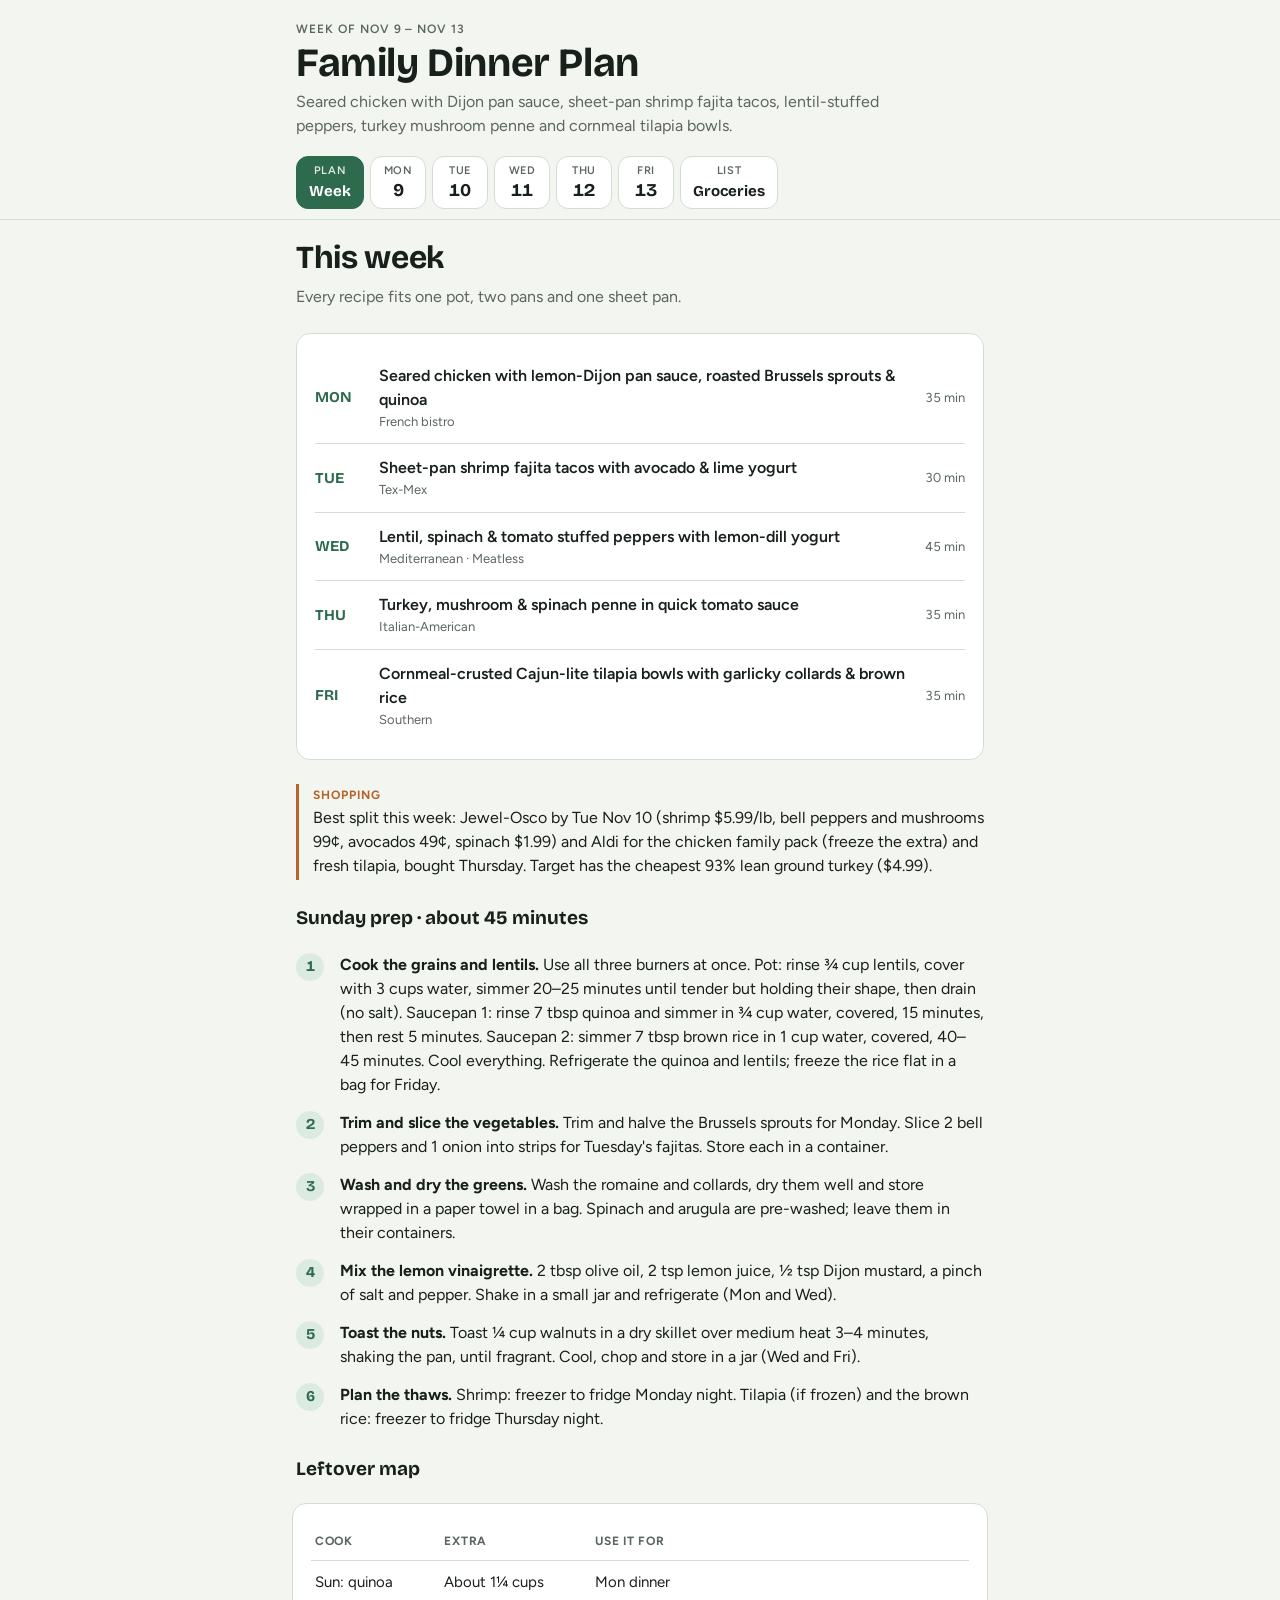
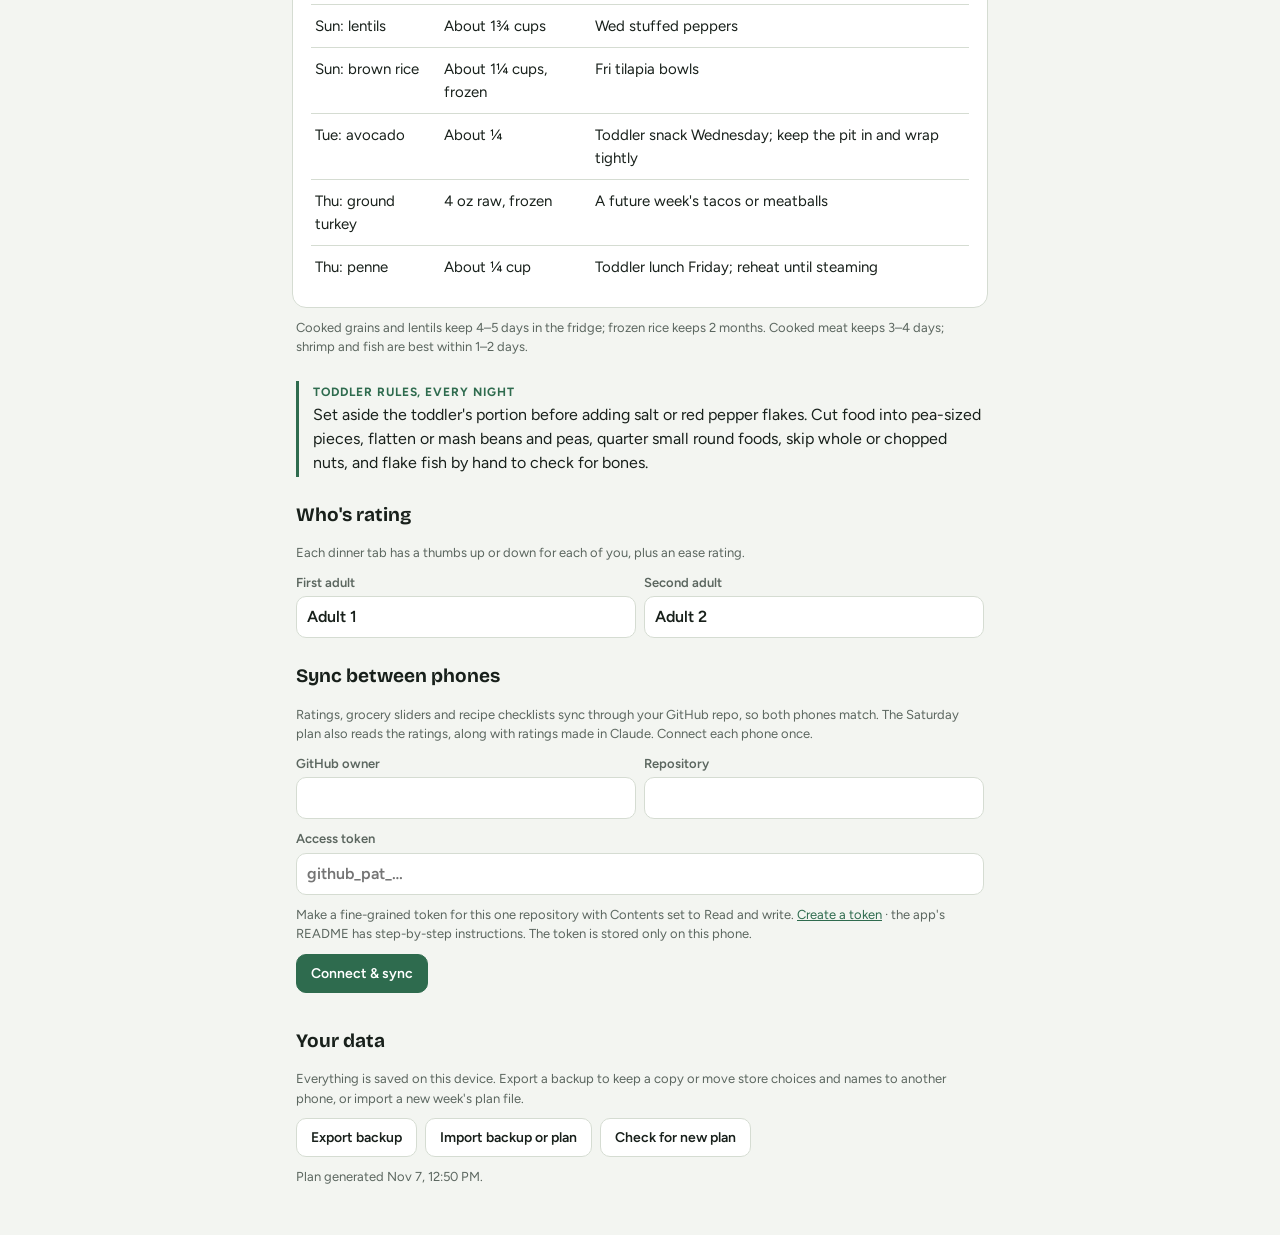
<file: family-dinner/index.html>
<!doctype html>
<html lang="en">
<head>
<meta charset="utf-8">
<meta name="viewport" content="width=device-width,initial-scale=1,viewport-fit=cover">
<title>Family Dinner Plan</title>
<meta name="description" content="Five heart-healthy weeknight dinners, Sunday prep, and a priced grocery list with on-hand sliders.">
<meta name="theme-color" content="#F3F5F1">
<meta name="color-scheme" content="light only">
<meta name="apple-mobile-web-app-capable" content="yes">
<meta name="mobile-web-app-capable" content="yes">
<meta name="apple-mobile-web-app-status-bar-style" content="default">
<meta name="apple-mobile-web-app-title" content="Dinners">
<link rel="manifest" href="manifest.webmanifest">
<link rel="icon" href="icons/icon.svg" type="image/svg+xml">
<link rel="apple-touch-icon" href="icons/apple-touch-icon.png">
<link rel="preconnect" href="https://fonts.googleapis.com">
<link rel="preconnect" href="https://fonts.gstatic.com" crossorigin>
<link rel="stylesheet" href="https://fonts.googleapis.com/css2?family=Bricolage+Grotesque:opsz,wght@12..96,500;12..96,700&family=Figtree:wght@400;500;600;700&display=swap">
<link rel="stylesheet" href="styles.css">
</head>
<body>
<div class="wrap">
  <header class="top">
    <div class="eyebrow" id="weekLabel">Heart-healthy dinners</div>
    <h1 id="title">Family Dinner Plan</h1>
    <p class="sub" id="sub">Five weeknight dinners for 2 adults and a toddler.</p>
  </header>
</div>
<nav class="tabs" aria-label="Plan sections">
  <div class="wrap"><div class="tabrow" id="tabs" role="tablist"></div></div>
</nav>
<div class="wrap"><main id="main"></main></div>
<div class="toast" id="toast" role="status" hidden><span id="toastmsg"></span><button id="toastbtn" hidden></button></div>
<input type="file" id="importfile" accept="application/json,.json" hidden>
<script src="app.js"></script>
</body>
</html>
</file>
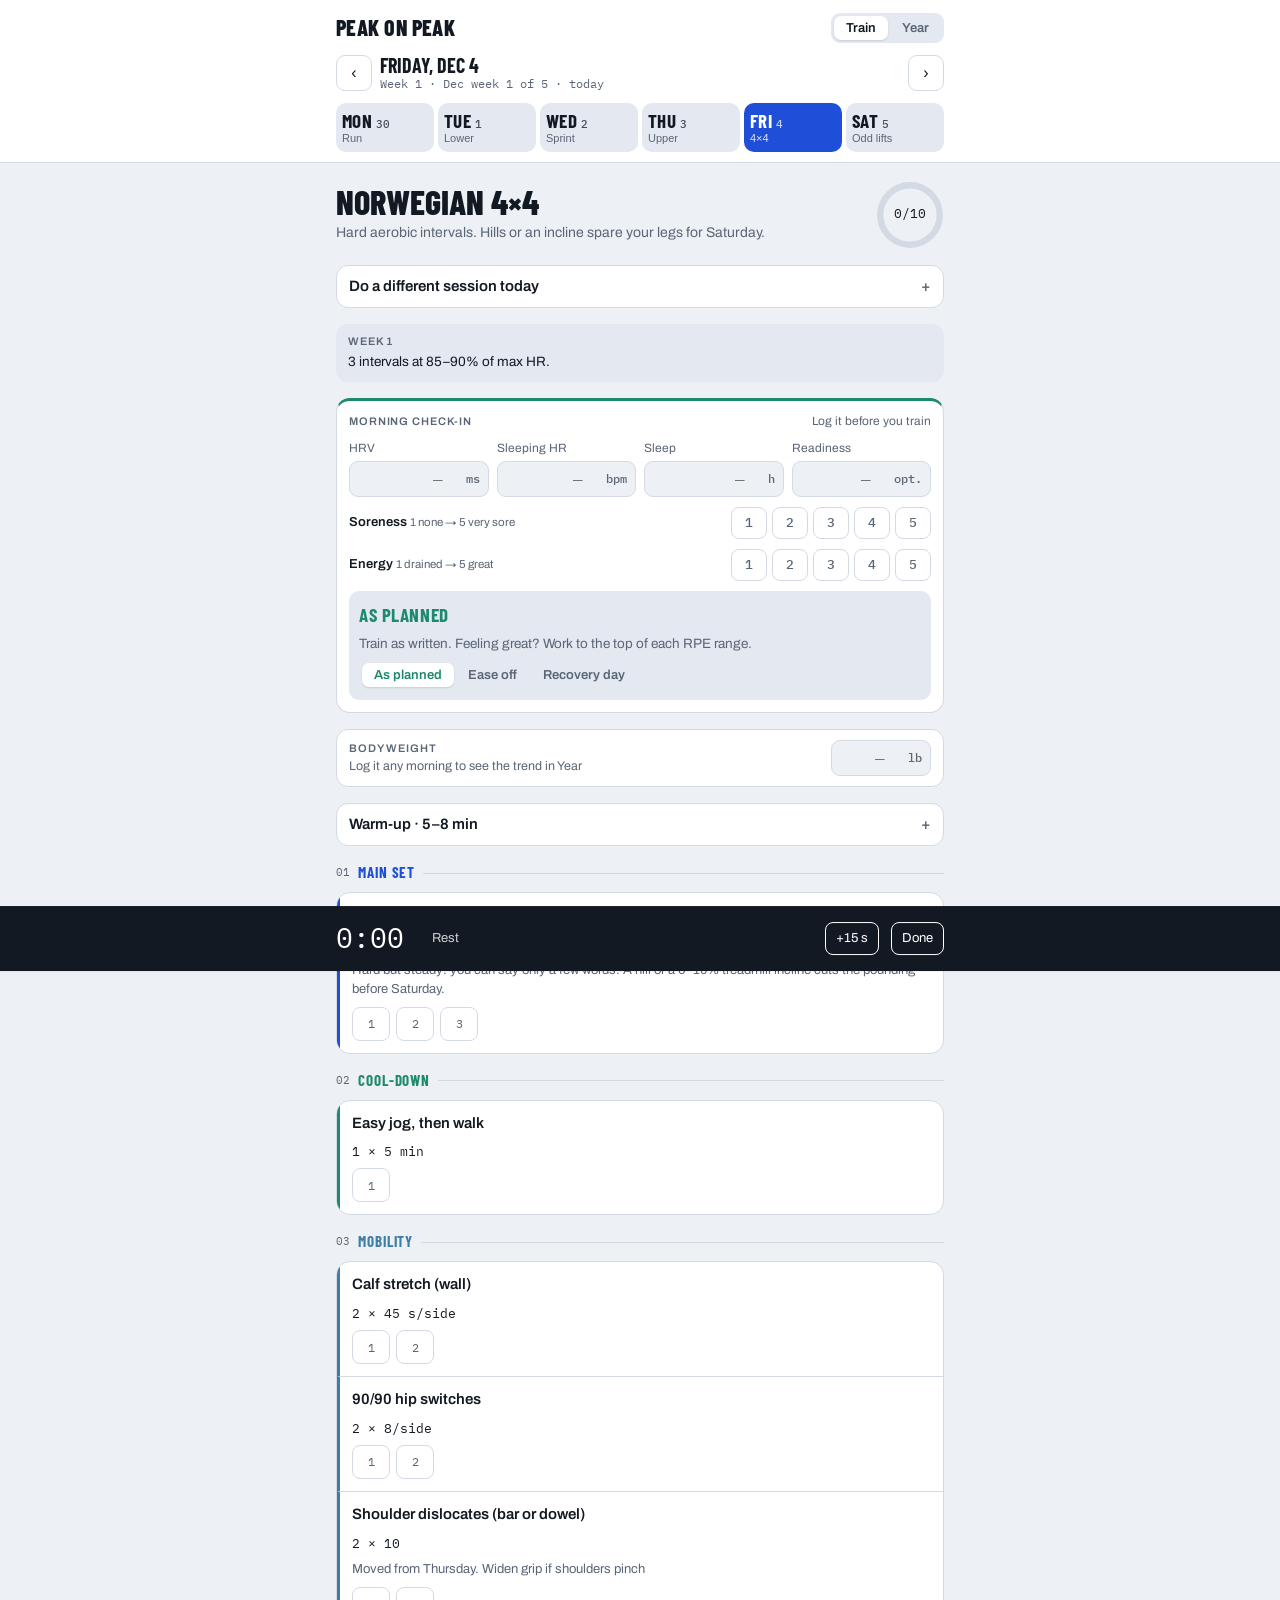
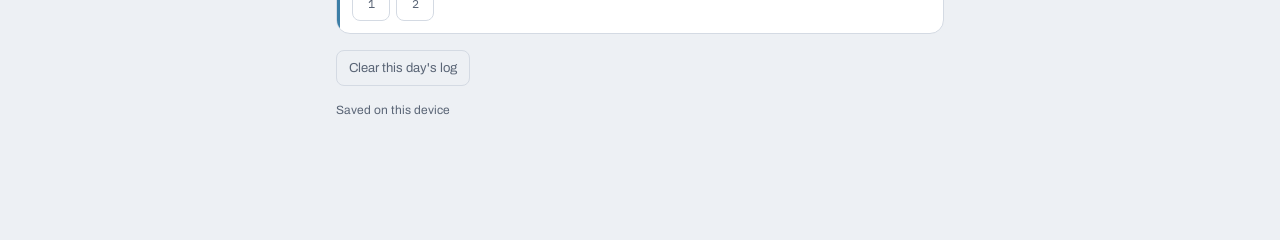
<file: peak-on-peak/index.html>
<!doctype html>
<html lang="en">
<head>
<meta charset="utf-8">
<meta name="viewport" content="width=device-width,initial-scale=1,viewport-fit=cover">
<title>Peak on Peak</title>
<meta name="description" content="Peak on Peak training log: daily sessions, set and weight logging, rest timer and a full-year tracker.">
<meta name="theme-color" content="#FFFFFF" media="(prefers-color-scheme: light)">
<meta name="theme-color" content="#151C26" media="(prefers-color-scheme: dark)">
<meta name="apple-mobile-web-app-capable" content="yes">
<meta name="mobile-web-app-capable" content="yes">
<meta name="apple-mobile-web-app-status-bar-style" content="default">
<meta name="apple-mobile-web-app-title" content="Peak on Peak">
<link rel="manifest" href="manifest.webmanifest">
<link rel="icon" href="icons/icon.svg" type="image/svg+xml">
<link rel="apple-touch-icon" href="icons/apple-touch-icon.png">
<link rel="preconnect" href="https://fonts.googleapis.com">
<link rel="preconnect" href="https://fonts.gstatic.com" crossorigin>
<link rel="stylesheet" href="https://fonts.googleapis.com/css2?family=Barlow+Condensed:wght@600;700;800&family=Archivo:wght@400;500;600&family=IBM+Plex+Mono:wght@500&display=swap">
<link rel="stylesheet" href="styles.css">
</head>
<body>
<header><div class="wrap" id="hdr"></div></header>
<main><div class="wrap" id="app"></div></main>
<div class="timer" id="timer"><div class="wrap">
  <div class="t" id="tt">0:00</div><div class="lbl" id="tl">Rest</div>
  <button id="tplus">+15 s</button><button id="tskip">Done</button>
</div></div>
<div class="toast" id="toast" hidden><span id="toastmsg"></span><button id="toastbtn" hidden></button></div>
<input type="file" id="importfile" accept="application/json,.json" hidden>
<script src="app.js"></script>
</body>
</html>
</file>
<file: family-dinner/styles.css>
/* Layout: sticky day-tab rail over a single recipe-card column; groceries are store-grouped rows with on-hand sliders. */
:root{
  --bg:#F3F5F1; --surface:#FFFFFF; --sunk:#E8ECE5; --line:#D5DCD2;
  --fg:#18201B; --muted:#5B665F; --accent:#2E6B4E; --accent-ink:#FFFFFF; --accent-soft:#DCEBE2;
  --warm:#B4652B; --warm-soft:#F6E6D8;
  --display:"Bricolage Grotesque", "Avenir Next", "Segoe UI", system-ui, sans-serif;
  --body:"Figtree", "Helvetica Neue", Arial, system-ui, sans-serif;
  --r:14px;
  color-scheme:light;
}
*,*::before,*::after{box-sizing:border-box}
html{scroll-padding-top:calc(env(safe-area-inset-top,0px) + 80px)}
html,body{background:var(--bg);color:var(--fg);margin:0}
body{font-family:var(--body);font-size:16px;line-height:1.5;-webkit-text-size-adjust:100%;padding-bottom:env(safe-area-inset-bottom,0px)}
body::before{content:"";position:fixed;inset:0 0 auto;height:env(safe-area-inset-top,0px);z-index:10;background:var(--bg)}
[hidden]{display:none!important}
.wrap{max-width:720px;margin:0 auto;padding-left:max(16px,env(safe-area-inset-left,0px));padding-right:max(16px,env(safe-area-inset-right,0px))}

header.top{padding-block:calc(env(safe-area-inset-top,0px) + 20px) 8px}
.eyebrow{font-size:12px;letter-spacing:.08em;text-transform:uppercase;color:var(--muted);font-weight:600}
h1{font-family:var(--display);font-weight:700;font-size:clamp(28px,7vw,40px);line-height:1.05;margin:4px 0 6px;text-wrap:balance;letter-spacing:-.01em}
.sub{color:var(--muted);margin:0;max-width:60ch}

nav.tabs{position:sticky;top:env(safe-area-inset-top,0px);z-index:5;background:var(--bg);border-bottom:1px solid var(--line)}
.tabrow{display:flex;gap:6px;overflow-x:auto;scrollbar-width:none;padding-block:10px}
.tabrow::-webkit-scrollbar{display:none}
.tab{flex:0 0 auto;display:flex;flex-direction:column;align-items:center;gap:0;min-width:56px;padding:6px 12px;border-radius:12px;border:1px solid var(--line);background:var(--surface);color:var(--fg);font:inherit;cursor:pointer}
.tab .d{font-size:11px;letter-spacing:.06em;text-transform:uppercase;color:var(--muted);font-weight:600}
.tab .n{font-family:var(--display);font-size:18px;font-weight:700;line-height:1.2;font-variant-numeric:tabular-nums}
.tab.wide .n{font-size:15px;padding-block:2px}
.tab[aria-selected="true"]{background:var(--accent);border-color:var(--accent);color:var(--accent-ink)}
.tab[aria-selected="true"] .d{color:var(--accent-ink);opacity:.85}
.tab.today:not([aria-selected="true"]){border-color:var(--accent)}
.tab:focus-visible,button:focus-visible,input:focus-visible,a:focus-visible{outline:2px solid var(--warm);outline-offset:2px}

main{padding-block:20px 48px;display:flex;flex-direction:column;gap:24px}
h2{font-family:var(--display);font-weight:700;font-size:clamp(24px,6vw,32px);line-height:1.1;margin:0;text-wrap:balance;letter-spacing:-.01em}
h3{font-family:var(--display);font-size:19px;margin:0 0 10px;font-weight:700}
p{margin:0}
.meta{display:flex;flex-wrap:wrap;gap:8px;margin-top:10px}
.chip{display:inline-flex;align-items:center;gap:6px;font-size:13px;font-weight:600;padding:4px 10px;border-radius:999px;background:var(--sunk);color:var(--fg);font-variant-numeric:tabular-nums}
.chip.green{background:var(--accent-soft);color:var(--accent)}
.chip.warm{background:var(--warm-soft);color:var(--warm)}
.lead{color:var(--muted);max-width:62ch}

.card{background:var(--surface);border:1px solid var(--line);border-radius:var(--r);padding:18px}
section{display:flex;flex-direction:column;gap:10px}

/* the plate: the meal formula, drawn */
.plate-row{display:grid;grid-template-columns:auto 1fr;gap:18px;align-items:center}
.plate{width:156px;aspect-ratio:1;max-width:100%;border-radius:50%;border:6px solid var(--sunk);display:grid;grid-template-columns:1fr 1fr;grid-template-rows:1fr 1fr;overflow:hidden;background:var(--line);gap:2px;box-shadow:0 0 0 1px var(--line)}
.plate span{display:flex;align-items:center;justify-content:center;font-size:11px;font-weight:700;letter-spacing:.06em;text-transform:uppercase;text-align:center;padding:6px}
.q-protein{background:var(--warm-soft);color:var(--warm)}
.q-carb{background:var(--sunk);color:var(--muted)}
.q-green{background:var(--accent-soft);color:var(--accent)}
.q-fat{background:var(--surface);color:var(--fg)}
.plate-key{display:grid;gap:6px;min-width:0}
.plate-key div{display:grid;grid-template-columns:72px 1fr;gap:8px;font-size:15px}
.plate-key b{font-size:12px;text-transform:uppercase;letter-spacing:.06em;color:var(--muted);padding-top:2px}
@media (max-width:420px){.plate-row{grid-template-columns:1fr;justify-items:center}.plate-key{width:100%}}

ul.check{list-style:none;margin:0;padding:0;display:flex;flex-direction:column}
ul.check li{border-top:1px solid var(--line)}
ul.check li:first-child{border-top:0}
ul.check label{display:grid;grid-template-columns:24px 1fr;gap:12px;align-items:start;padding-block:10px;cursor:pointer}
ul.check input{width:20px;height:20px;margin:2px 0 0;accent-color:var(--accent)}
ul.check input:checked + span{color:var(--muted);text-decoration:line-through;text-decoration-color:var(--line)}

ol.steps{list-style:none;margin:0;padding:0;counter-reset:s;display:flex;flex-direction:column;gap:14px}
ol.steps li{counter-increment:s;display:grid;grid-template-columns:32px 1fr;gap:12px}
ol.steps li::before{content:counter(s);font-family:var(--display);font-weight:700;font-size:15px;width:28px;height:28px;border-radius:50%;background:var(--accent-soft);color:var(--accent);display:flex;align-items:center;justify-content:center;font-variant-numeric:tabular-nums}
ol.steps li.done::before{background:var(--accent);color:var(--accent-ink);content:"✓"}
ol.steps li.done p{color:var(--muted)}
ol.steps li button{all:unset;cursor:pointer;display:block}

.note{border-left:3px solid var(--warm);padding:2px 0 2px 14px}
.note b{display:block;font-size:12px;letter-spacing:.08em;text-transform:uppercase;color:var(--warm);margin-bottom:2px}
.note.green{border-color:var(--accent)}
.note.green b{color:var(--accent)}

.tablewrap{overflow-x:auto;margin-inline:-4px}
table{border-collapse:collapse;width:100%;font-size:15px}
th,td{text-align:left;padding:10px 4px;border-top:1px solid var(--line);vertical-align:top}
th{font-size:12px;letter-spacing:.06em;text-transform:uppercase;color:var(--muted);border-top:0}
td.num,th.num{text-align:right;font-variant-numeric:tabular-nums;white-space:nowrap}
tr.off td{color:var(--muted)}

.weekgrid{display:flex;flex-direction:column;gap:0}
.weekrow{all:unset;cursor:pointer;display:grid;grid-template-columns:52px 1fr auto;gap:12px;align-items:center;padding-block:12px;border-top:1px solid var(--line)}
.weekrow:first-child{border-top:0}
.weekrow .d{font-family:var(--display);font-weight:700;font-size:15px;color:var(--accent);text-transform:uppercase}
.weekrow .t{font-weight:600;min-width:0}
.weekrow .t .sm{display:block;font-size:13px;font-weight:400;color:var(--muted)}
.weekrow .t .chip{margin-top:4px}
.weekrow .m{font-size:13px;color:var(--muted);font-variant-numeric:tabular-nums}

/* groceries */
.totals{display:grid;grid-template-columns:1fr 1fr;gap:12px}
.total b{display:block;font-family:var(--display);font-size:30px;line-height:1.1;font-variant-numeric:tabular-nums}
.total span{font-size:13px;color:var(--muted)}
.store{display:flex;flex-direction:column;gap:0}
.storehead{display:flex;justify-content:space-between;align-items:baseline;gap:12px;flex-wrap:wrap;margin-bottom:4px}
.storehead h3{margin:0}
.storehead small{color:var(--muted);font-size:13px}
.item{display:grid;grid-template-columns:1fr auto;gap:4px 12px;padding-block:12px;border-top:1px solid var(--line)}
.item:first-of-type{border-top:0}
.item .nm{font-weight:600;min-width:0}
.item .am{font-size:13px;color:var(--muted)}
.item .pr{text-align:right;font-variant-numeric:tabular-nums;font-weight:600}
.item .pr small{display:block;font-weight:400;color:var(--muted);font-size:12px}
.item .tip{grid-column:1/-1;font-size:13px;color:var(--muted)}
.item.have .nm,.item.have .pr,.item.have .am{color:var(--muted);text-decoration:line-through;text-decoration-color:var(--muted)}
.havelist summary{cursor:pointer;list-style:none}
.havelist summary::-webkit-details-marker{display:none}
.havelist summary h3::before{content:"▸";display:inline-block;width:1em;color:var(--muted);transition:transform .15s}
.havelist[open] summary h3::before{transform:rotate(90deg)}
.havelist .count{font-family:var(--body);font-size:13px;font-weight:600;color:var(--muted);background:var(--sunk);border-radius:999px;padding:1px 8px;vertical-align:middle}
.havelist[open] summary{margin-bottom:4px}
.havelist .item:first-of-type{border-top:1px solid var(--line)}
.slider{grid-column:1/-1;display:grid;grid-template-columns:1fr auto;gap:10px;align-items:center;margin-top:4px}
.slider input{width:100%;accent-color:var(--accent);height:28px;margin:0}
.slider output{font-size:13px;font-weight:600;min-width:72px;text-align:right;color:var(--muted)}
.slider output.full{color:var(--accent)}
.scale{grid-column:1/-1;display:flex;justify-content:space-between;font-size:11px;color:var(--muted);margin-top:-4px;padding-inline:2px}

.storechips{display:grid;grid-template-columns:repeat(2,minmax(0,1fr));gap:8px}
.storechip{font:inherit;text-align:left;display:flex;flex-direction:column;gap:2px;padding:10px 12px;border-radius:12px;border:1px solid var(--line);background:var(--surface);color:var(--muted);cursor:pointer;min-width:0}
.storechip .sn{font-weight:700;color:var(--fg);display:flex;align-items:center;gap:8px}
.storechip .sn::before{content:"";width:14px;height:14px;border-radius:4px;border:2px solid var(--line);flex:0 0 auto}
.storechip small{font-size:12px}
.storechip[aria-pressed="true"]{border-color:var(--accent);background:var(--accent-soft)}
.storechip[aria-pressed="true"] .sn::before{background:var(--accent);border-color:var(--accent)}
.strip{grid-column:1/-1;display:grid;grid-template-columns:repeat(4,minmax(0,1fr));gap:4px;margin-top:6px}
.cell{display:flex;flex-direction:column;gap:0;padding:6px 6px;border-radius:8px;background:var(--sunk);min-width:0}
.cell .st{font-size:11px;font-weight:600;color:var(--muted);text-transform:uppercase;letter-spacing:.04em;white-space:nowrap;overflow:hidden;text-overflow:ellipsis}
.cell b{font-size:15px;font-variant-numeric:tabular-nums}
.cell b.na{color:var(--muted);font-weight:500}
.cell small{font-size:11px;color:var(--muted);line-height:1.3;overflow-wrap:anywhere}
.cell.best{background:var(--accent-soft);box-shadow:inset 0 0 0 1.5px var(--accent)}
.cell.best b{color:var(--accent)}
.cell.off{opacity:.45}

.rate{display:flex;flex-direction:column;gap:12px}
.rate h3{margin:0}
.raterow{display:flex;justify-content:space-between;align-items:center;gap:12px;flex-wrap:wrap}
.raterow.col{flex-direction:column;align-items:stretch}
.raterow .who{font-weight:600}
.seg{display:flex;gap:6px}
.seg button{font:inherit;font-size:20px;min-width:52px;padding:6px 12px;border-radius:10px;border:1px solid var(--line);background:var(--surface);color:var(--fg);cursor:pointer}
.seg.wide button{font-size:14px;font-weight:600;flex:1;min-width:0}
.seg button[aria-pressed="true"]{background:var(--accent-soft);border-color:var(--accent);color:var(--accent);box-shadow:inset 0 0 0 1px var(--accent)}
.names{display:grid;grid-template-columns:repeat(2,minmax(0,1fr));gap:8px}
.names label{display:flex;flex-direction:column;gap:4px;font-size:13px;color:var(--muted);font-weight:600}
.names input{font:inherit;font-size:16px;color:var(--fg);background:var(--surface);border:1px solid var(--line);border-radius:10px;padding:8px 10px;min-width:0}
.btn{font:inherit;font-weight:600;font-size:14px;padding:8px 14px;border-radius:10px;border:1px solid var(--line);background:var(--surface);color:var(--fg);cursor:pointer}
.btn.primary,.btn[aria-pressed="true"]{background:var(--accent);border-color:var(--accent);color:var(--accent-ink)}
.row{display:flex;gap:8px;flex-wrap:wrap;align-items:center}
.status{font-size:13px;color:var(--muted)}
.sources{font-size:13px;color:var(--muted);display:flex;flex-wrap:wrap;gap:4px 14px}
.sources a{color:var(--accent)}
.empty{text-align:center;padding-block:48px;color:var(--muted)}
.empty h2{color:var(--fg);margin-bottom:8px}
.banner{font-size:13px;background:var(--warm-soft);color:var(--warm);padding:8px 12px;border-radius:10px}

.toast{position:fixed;left:50%;bottom:calc(20px + env(safe-area-inset-bottom,0px));transform:translateX(-50%);z-index:20;background:var(--fg);color:var(--bg);border-radius:10px;padding:10px 14px;font-size:14px;display:flex;gap:12px;align-items:center;max-width:calc(100% - 32px);box-shadow:0 4px 16px rgba(0,0,0,.2)}
.toast button{border:1px solid currentColor;background:transparent;color:inherit;border-radius:7px;padding:4px 10px;font:inherit;font-size:13px;cursor:pointer}

@media (prefers-reduced-motion:no-preference){main>*{animation:rise .25s ease both}@keyframes rise{from{transform:translateY(4px)}to{transform:none}}}

/* nutrition per adult serving */
.nutri{display:flex;flex-direction:column;gap:12px}
.nutri .kcal{font-size:14px;color:var(--muted)}
.nutri .kcal b{font-family:var(--display);font-size:22px;color:var(--fg);font-variant-numeric:tabular-nums}
.macros{display:grid;grid-template-columns:repeat(3,minmax(0,1fr));gap:8px}
.macro{display:flex;flex-direction:column;gap:0;padding:10px;border-radius:10px;background:var(--sunk);min-width:0;border-top:4px solid var(--c)}
.macro b{font-family:var(--display);font-size:24px;line-height:1.1;font-variant-numeric:tabular-nums}
.macro b small{font-size:14px;font-weight:600;color:var(--muted)}
.macro span{font-size:13px;font-weight:700}
.macro i{font-style:normal;font-size:12px;color:var(--muted)}
.m-protein{--c:var(--warm)} .m-carbs{--c:#8A8F3C} .m-fat{--c:var(--accent)}
.macrobar{display:flex;height:8px;border-radius:999px;overflow:hidden;background:var(--sunk)}
.macrobar span{background:var(--c)}
.sodium{display:flex;flex-direction:column;gap:6px;padding-top:12px;border-top:1px solid var(--line)}
.sodium b{font-family:var(--display);font-size:20px;font-variant-numeric:tabular-nums}
.sodium .slabel{font-size:13px;font-weight:700;color:var(--sc)}
.smeter{position:relative;height:8px;border-radius:999px;background:var(--sunk)}
.smeter span{display:block;height:100%;border-radius:999px;background:var(--sc)}
.smeter i{position:absolute;top:-3px;bottom:-3px;width:2px;background:var(--fg);opacity:.6}
.s-low{--sc:var(--accent)} .s-mid{--sc:#8A8F3C} .s-high{--sc:var(--warm)}

/* tonight's plate, without the fixed diagram */
.platekey{display:grid;grid-template-columns:repeat(2,minmax(0,1fr));gap:12px 16px}
.platekey div{display:flex;flex-direction:column;min-width:0}
.platekey b{font-size:12px;text-transform:uppercase;letter-spacing:.06em;color:var(--muted)}
.platekey span{font-size:15px;font-weight:600}
</file>
<file: peak-on-peak/styles.css>
/* Layout: phone-first training log — sticky header with Train/Year switch, date-driven session view with weight + set logging, full-year calendar tracker, rest timer docked at bottom */
:root{
  --bg:#EDF0F4; --surface:#FFFFFF; --ink:#131922; --muted:#5A6576; --line:#D4DAE3; --accent:#1F4FD8; --on-accent:#FFFFFF; --soft:#E3E8F1;
  --t-plyo:#D9541E; --t-iso:#7A4BD1; --t-power:#C7901A; --t-str:#1F4FD8; --t-hyp:#1D8A6B; --t-core:#C23A62; --t-mob:#3C7EA6;
  --display:"Barlow Condensed","Arial Narrow",Arial,sans-serif;
  --body:"Archivo",system-ui,-apple-system,"Segoe UI",sans-serif;
  --mono:"IBM Plex Mono",ui-monospace,Menlo,monospace;
  color-scheme:light;
}
@media (prefers-color-scheme:dark){:root:not([data-theme="light"]){
  --bg:#0C1118; --surface:#151C26; --ink:#E6EBF2; --muted:#8C98A9; --line:#263141; --accent:#7096FF; --on-accent:#0C1118; --soft:#1C2533;
  --t-plyo:#FF8A55; --t-iso:#B08CFF; --t-power:#F0C14E; --t-str:#7096FF; --t-hyp:#4FD1A7; --t-core:#FF7AA0; --t-mob:#6FB8E0; color-scheme:dark}}
:root[data-theme="dark"]{
  --bg:#0C1118; --surface:#151C26; --ink:#E6EBF2; --muted:#8C98A9; --line:#263141; --accent:#7096FF; --on-accent:#0C1118; --soft:#1C2533;
  --t-plyo:#FF8A55; --t-iso:#B08CFF; --t-power:#F0C14E; --t-str:#7096FF; --t-hyp:#4FD1A7; --t-core:#FF7AA0; --t-mob:#6FB8E0; color-scheme:dark}
*{box-sizing:border-box}
html{scroll-padding-top:env(safe-area-inset-top,0px);-webkit-text-size-adjust:100%}
body{margin:0;background:var(--bg);color:var(--ink);font-family:var(--body);font-size:15px;line-height:1.45;-webkit-tap-highlight-color:transparent;overscroll-behavior-y:none}
body::before{content:"";position:fixed;inset:0 0 auto;height:env(safe-area-inset-top,0px);z-index:10;background:var(--surface)}
[hidden]{display:none!important}
button{touch-action:manipulation}
.wrap{max-width:640px;margin:0 auto;padding-left:max(16px,env(safe-area-inset-left,0px));padding-right:max(16px,env(safe-area-inset-right,0px))}
header{position:sticky;top:env(safe-area-inset-top,0px);z-index:5;background:var(--surface);border-bottom:1px solid var(--line)}
header .wrap{padding-block:12px 10px;display:grid;gap:10px}
.top{display:flex;align-items:center;justify-content:space-between;gap:12px}
.brand{font-family:var(--display);font-weight:800;font-size:22px;letter-spacing:.02em;text-transform:uppercase;margin:0}
.seg{display:flex;background:var(--soft);border-radius:9px;padding:3px;gap:2px}
.seg button{border:0;background:transparent;color:var(--muted);border-radius:7px;padding:5px 12px;font:600 13px var(--body);cursor:pointer}
.seg button[aria-pressed="true"]{background:var(--surface);color:var(--ink);box-shadow:0 1px 2px rgba(0,0,0,.12)}
.datebar{display:flex;align-items:center;gap:8px}
.datebar .d{flex:1;min-width:0;display:grid}
.datebar .d b{font-family:var(--display);font-size:20px;font-weight:700;text-transform:uppercase;line-height:1.1}
.datebar .d span{font-family:var(--mono);font-size:11.5px;color:var(--muted)}
.icon{width:36px;height:36px;border:1px solid var(--line);background:transparent;color:var(--ink);border-radius:9px;font-size:16px;cursor:pointer;flex:none}
.today{border:1px solid var(--line);background:transparent;color:var(--accent);border-radius:9px;padding:0 10px;height:36px;font:600 13px var(--body);cursor:pointer}
.days{display:grid;grid-template-columns:repeat(6,minmax(0,1fr));gap:4px}
.days button{border:0;background:var(--soft);color:var(--ink);border-radius:10px;padding:8px 6px;cursor:pointer;text-align:left;display:grid;gap:1px}
.days button b{font-family:var(--display);font-size:19px;font-weight:700;text-transform:uppercase;letter-spacing:.02em;line-height:1}
.days button b i{font:500 11px var(--mono);font-style:normal;margin-left:4px;opacity:.75;letter-spacing:0}
.swapper .days{margin-bottom:8px}
.days button span{font-size:11px;color:var(--muted);white-space:nowrap;overflow:hidden;text-overflow:ellipsis}
.days button[aria-pressed="true"]{background:var(--accent);color:var(--on-accent)}
.days button[aria-pressed="true"] span{color:inherit;opacity:.85}
button:focus-visible,input:focus-visible{outline:2px solid var(--accent);outline-offset:2px}
main .wrap{padding-block:18px calc(120px + env(safe-area-inset-bottom,0px));display:grid;gap:16px}
.hero{display:grid;grid-template-columns:1fr auto;gap:14px;align-items:center}
.hero h2{font-family:var(--display);font-size:34px;font-weight:800;line-height:1;margin:0;text-transform:uppercase;text-wrap:balance}
.hero p{margin:4px 0 0;color:var(--muted);font-size:14px}
.ring{width:68px;height:68px;position:relative}
.ring svg{width:100%;height:100%;transform:rotate(-90deg)}
.ring .n{position:absolute;inset:0;display:grid;place-items:center;font-family:var(--mono);font-size:13px;font-variant-numeric:tabular-nums}
.swap{background:var(--surface);border:1.5px dashed var(--accent);border-radius:12px;padding:10px 12px;display:flex;flex-wrap:wrap;align-items:center;gap:8px 12px;font-size:13.5px}
.swap span{flex:1;min-width:180px}
.note{background:var(--soft);border-radius:12px;padding:10px 12px;font-size:13.5px;display:grid;gap:2px}
.k{font-size:11px;letter-spacing:.08em;text-transform:uppercase;color:var(--muted);font-weight:600}
.bw{background:var(--surface);border:1px solid var(--line);border-radius:12px;padding:10px 12px;display:flex;align-items:center;gap:12px;flex-wrap:wrap}
.bw .lbl{flex:1;min-width:140px;display:grid}
.bw .lbl small{color:var(--muted);font-size:12.5px}
.num{display:flex;align-items:center;border:1.5px solid var(--line);border-radius:9px;background:var(--bg);overflow:hidden}
.num input{width:76px;border:0;background:transparent;color:var(--ink);font:500 16px var(--mono);padding:7px 8px;text-align:right;font-variant-numeric:tabular-nums}
.num input:focus{outline:none}
.num:focus-within{border-color:var(--accent)}
.num span{font:500 12px var(--mono);color:var(--muted);padding-right:8px}
details.warm{background:var(--surface);border:1px solid var(--line);border-radius:12px}
details.warm summary{cursor:pointer;padding:10px 12px;font-weight:600;list-style:none;display:flex;justify-content:space-between}
details.warm summary::-webkit-details-marker{display:none}
details.warm summary::after{content:"+";color:var(--muted)}
details.warm[open] summary::after{content:"–"}
details.warm>div{padding:0 12px 12px;color:var(--muted);font-size:14px}
.block{display:grid;gap:8px}
.bh{display:flex;align-items:center;gap:8px}
.bh .idx{font-family:var(--mono);font-size:11px;color:var(--muted)}
.bh .chip{font-family:var(--display);font-weight:700;font-size:15px;text-transform:uppercase;letter-spacing:.06em;color:var(--c)}
.bh .bar{flex:1;height:1px;background:var(--line)}
.card{background:var(--surface);border:1px solid var(--line);border-radius:14px;overflow:hidden}
.ex{padding:12px;display:grid;gap:8px;border-left:3px solid var(--c)}
.ex+.ex{border-top:1px solid var(--line)}
.ex.done .name{color:var(--muted);text-decoration:line-through;text-decoration-color:var(--line)}
.row1{display:flex;gap:8px;align-items:baseline}
.lab{font-family:var(--mono);font-size:11px;color:var(--c);min-width:20px}
.tag{margin-left:auto;flex:none;font:600 10.5px var(--body);letter-spacing:.08em;text-transform:uppercase;color:var(--c);border:1px solid var(--c);border-radius:999px;padding:1px 7px}
.ex.sub{background:var(--soft)}
.ex+.ex.sub{border-top:1px dashed var(--line)}
.name{font-weight:600;min-width:0}
.rx{font-family:var(--mono);font-size:12.5px;font-variant-numeric:tabular-nums;display:flex;flex-wrap:wrap;gap:4px 12px}
.rx .r{color:var(--muted)}
.tip{font-size:13px;color:var(--muted);margin:0}
.logrow{display:flex;flex-wrap:wrap;align-items:center;gap:8px}
.logrow .num input{width:64px;font-size:15px;padding:6px 6px}
.last{font-family:var(--mono);font-size:11.5px;color:var(--muted);flex-basis:100%}
.pips{display:flex;flex-wrap:wrap;gap:6px}
.pip{width:38px;height:34px;border-radius:8px;border:1.5px solid var(--line);background:transparent;color:var(--muted);font-family:var(--mono);font-size:12px;cursor:pointer}
.pip[aria-pressed="true"]{background:var(--c);border-color:var(--c);color:var(--surface)}
.extra{display:grid;gap:10px}
.extra h3{font-family:var(--display);font-size:18px;text-transform:uppercase;letter-spacing:.04em;margin:0}
.extra p,.extra li{font-size:14px;color:var(--muted)}
.extra ul{margin:0;padding-left:18px;display:grid;gap:4px}
.rest{background:var(--surface);border:1px solid var(--line);border-radius:14px;padding:18px 16px;display:grid;gap:10px}
.rest h2{font-family:var(--display);font-size:30px;font-weight:800;text-transform:uppercase;margin:0;line-height:1}
.rest p{margin:0;color:var(--muted)}
.ghost{justify-self:start;border:1px solid var(--line);background:transparent;color:var(--muted);border-radius:8px;padding:8px 12px;cursor:pointer;font:inherit;font-size:13px}
.ghost.arm{border-color:var(--t-core);color:var(--t-core)}
.btns{display:flex;flex-wrap:wrap;gap:8px}
.stats{display:grid;grid-template-columns:repeat(3,minmax(0,1fr));gap:8px}
.stat{background:var(--surface);border:1px solid var(--line);border-radius:12px;padding:10px 12px;display:grid;gap:2px;min-width:0}
.stat b{font-family:var(--display);font-size:28px;font-weight:700;line-height:1;font-variant-numeric:tabular-nums}
.stat small{font-size:12px;color:var(--muted)}
.panel{background:var(--surface);border:1px solid var(--line);border-radius:14px;padding:12px;display:grid;gap:8px}
.panel h3{font-family:var(--display);font-size:18px;text-transform:uppercase;letter-spacing:.04em;margin:0}
.chart svg{width:100%;height:auto;display:block}
.empty{color:var(--muted);font-size:13.5px;margin:0}
.months{display:grid;grid-template-columns:repeat(auto-fill,minmax(150px,1fr));gap:14px 12px}
.mo h4{margin:0 0 4px;font:600 12px var(--body);letter-spacing:.08em;text-transform:uppercase;color:var(--muted)}
.mo .g{display:grid;grid-template-columns:repeat(7,1fr);gap:3px}
.mo .w{font:500 9px var(--mono);color:var(--muted);text-align:center}
.cell{aspect-ratio:1;max-width:100%;border-radius:4px;border:0;background:var(--soft);padding:0;cursor:pointer;font:500 9px var(--mono);color:var(--muted);position:relative}
.cell.sched{box-shadow:inset 0 0 0 1.5px var(--line)}
.cell.missed{box-shadow:inset 0 0 0 1.5px var(--t-core);opacity:.7}
.cell.done{color:var(--surface)}
.cell.today{outline:2px solid var(--ink);outline-offset:1px}
.cell.bwdot::after{content:"";position:absolute;right:2px;top:2px;width:4px;height:4px;border-radius:50%;background:var(--muted)}
.legend{display:flex;flex-wrap:wrap;gap:6px 14px;font-size:12px;color:var(--muted)}
.legend i{display:inline-block;width:10px;height:10px;border-radius:3px;margin-right:5px;vertical-align:-1px}
.set{display:flex;flex-wrap:wrap;gap:8px;align-items:center;font-size:13.5px}
.set input[type=date]{font:500 14px var(--mono);border:1.5px solid var(--line);background:var(--bg);color:var(--ink);border-radius:8px;padding:6px 8px}
.sync{font-size:12px;color:var(--muted)}
.ck{background:var(--surface);border:1px solid var(--line);border-top:3px solid var(--z);border-radius:14px;padding:12px;display:grid;gap:10px}
.ckh{display:flex;justify-content:space-between;align-items:center;gap:8px}
.pill{font:600 11px var(--body);letter-spacing:.06em;text-transform:uppercase;color:var(--surface);background:var(--z);border-radius:999px;padding:2px 9px}
.ckg{display:grid;grid-template-columns:repeat(4,minmax(0,1fr));gap:8px}
@media (max-width:460px){.ckg{grid-template-columns:repeat(2,minmax(0,1fr))}}
.ckf{display:grid;gap:3px;font-size:12px;color:var(--muted);min-width:0}
.ckf .num input{width:100%;min-width:0}
.ckr{display:flex;flex-wrap:wrap;align-items:center;justify-content:space-between;gap:6px 10px}
.ckl{font-size:13px;font-weight:600}
.ckl small{font-weight:400;color:var(--muted);font-size:11.5px}
.chips{display:flex;gap:5px}
.chipb{width:36px;height:32px;border-radius:8px;border:1.5px solid var(--line);background:transparent;color:var(--muted);font:500 13px var(--mono);cursor:pointer}
.chipb[aria-pressed="true"]{background:var(--ink);border-color:var(--ink);color:var(--surface)}
.ckm{list-style:none;margin:0;padding:0;display:flex;flex-wrap:wrap;gap:4px 14px;font-size:12px;color:var(--muted)}
.ckm li::before{content:"";display:inline-block;width:7px;height:7px;border-radius:50%;margin-right:5px;background:var(--line)}
.ckm .s0::before{background:var(--t-hyp)}
.ckm .s1::before{background:var(--t-power)}
.ckm .s2::before{background:var(--t-core)}
.ckm b{color:var(--ink);font-weight:600}
.zone{background:var(--soft);border-radius:10px;padding:10px;display:grid;gap:6px}
.zone .zh{display:flex;justify-content:space-between;align-items:baseline;gap:8px;flex-wrap:wrap}
.zone .zh b{font-family:var(--display);font-size:19px;text-transform:uppercase;letter-spacing:.03em;color:var(--z)}
.zone p{margin:0;font-size:13.5px;color:var(--muted)}
.zseg{justify-self:start}
.zseg button[aria-pressed="true"]{color:var(--z)}
.timer{position:fixed;left:0;right:0;bottom:0;z-index:6;background:var(--ink);color:var(--surface);padding-bottom:env(safe-area-inset-bottom,0px);transform:translateY(110%);transition:transform .25s}
.timer.on{transform:none}
.timer .wrap{display:flex;align-items:center;gap:12px;padding-block:12px}
.timer .t{font-family:var(--mono);font-size:28px;font-variant-numeric:tabular-nums;min-width:84px}
.timer .lbl{flex:1;min-width:0;font-size:13px;opacity:.8;white-space:nowrap;overflow:hidden;text-overflow:ellipsis}
.timer button{border:1px solid currentColor;background:transparent;color:inherit;border-radius:8px;padding:6px 10px;font:inherit;font-size:13px;cursor:pointer}
.timer.zero .t{color:var(--t-hyp)}
.toast{position:fixed;left:50%;bottom:calc(84px + env(safe-area-inset-bottom,0px));transform:translateX(-50%);z-index:7;background:var(--ink);color:var(--surface);border-radius:10px;padding:10px 14px;font-size:13.5px;display:flex;gap:12px;align-items:center;max-width:calc(100% - 32px);box-shadow:0 4px 16px rgba(0,0,0,.2)}
.toast button{border:1px solid currentColor;background:transparent;color:inherit;border-radius:7px;padding:4px 10px;font:inherit;font-size:13px;cursor:pointer}
@media (prefers-reduced-motion:reduce){.timer{transition:none}}
</file>
